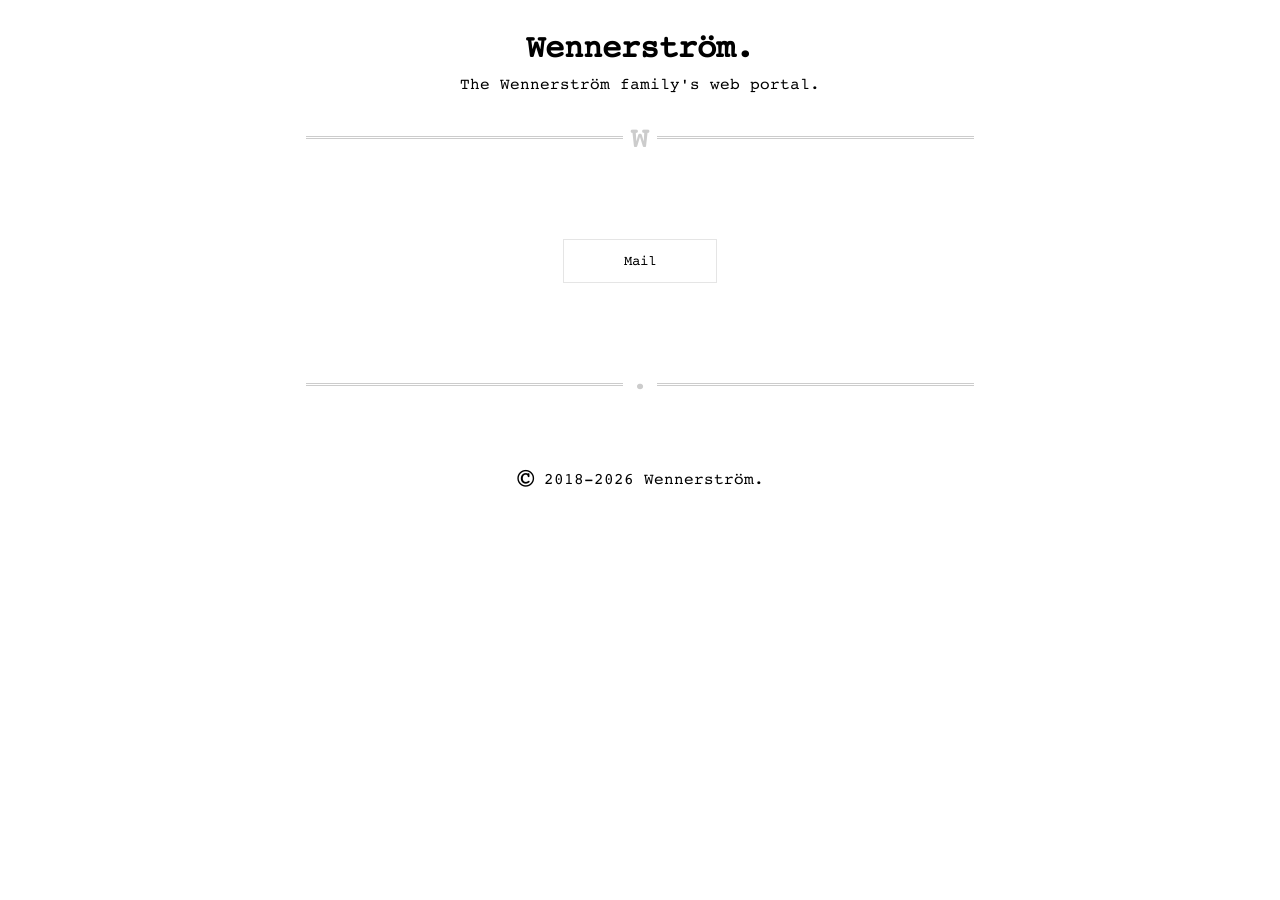
<file: index.html>
<!DOCTYPE html>
<html lang="en">
	<head>
		<meta charset="UTF-8">
		<meta name="viewport" content="width=device-width, initial-scale=1, user-scalable=yes">
		<link rel="shortcut icon" href="favicon.ico" />
		<link rel="icon" type="image/png" href="assets/images/favicon-wennerstrom.png" />
		<link href="assets/stylesheets/wennerstrom.css" rel="stylesheet">
		<title>Wennerström</title>
	</head>
	<body>
		<header class="center-text">
			<h1>Wennerström.</h1>
			<p>
			The Wennerström family's web portal.
			</p>
		</header>

		<main>
		<hr class="with-w">

		<section>
			<article class="center-text">
				<ul class="service-list">
					<li>
						<a href="https://app.fastmail.com/">Mail</a>
					</li>
				</ul>
			</article>
		</section>

		<hr class="with-dot">
		</main>

		<footer>
			<address class="center-text">
				<p>
				<span class="large-text">&copy;</span> <script type="text/javascript">document.write("2018-" + new Date().getFullYear());</script> Wennerström.
				</p>
			</address>
		</footer>

	</body>
</html>
</file>
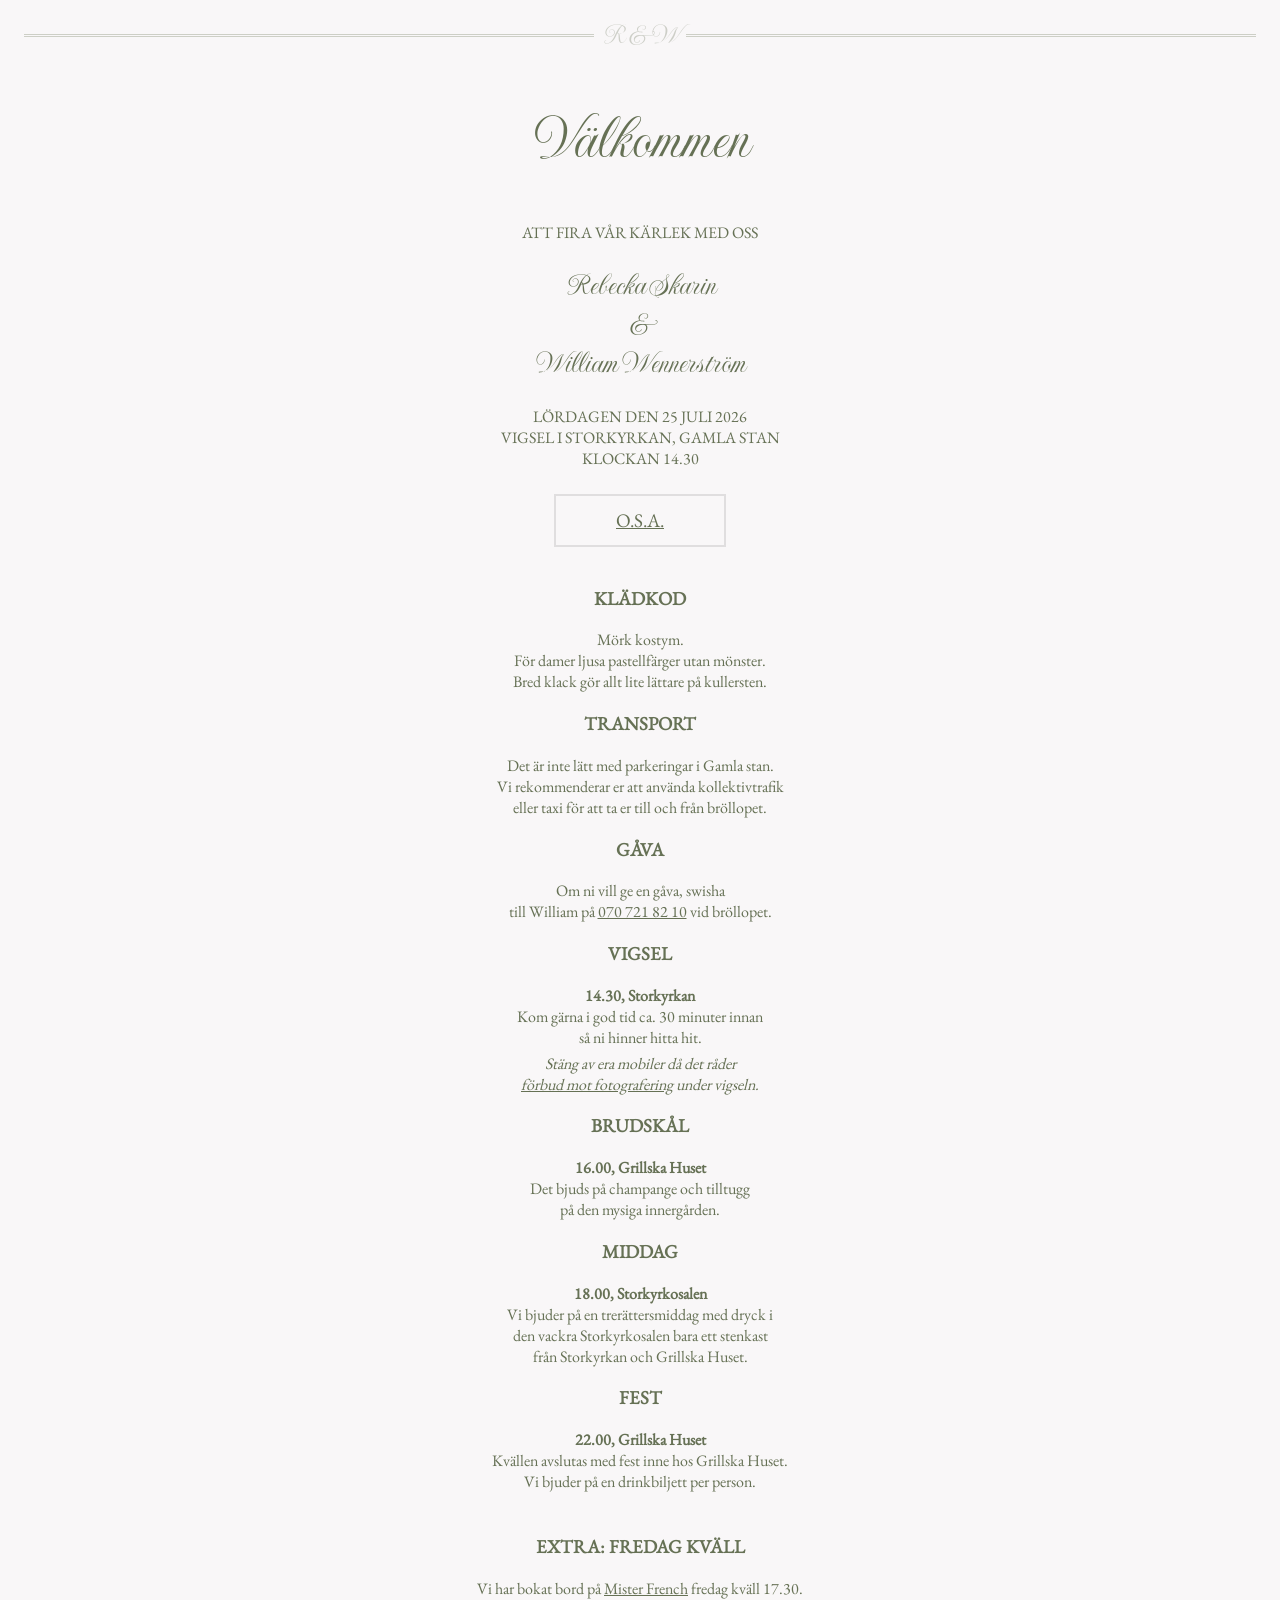
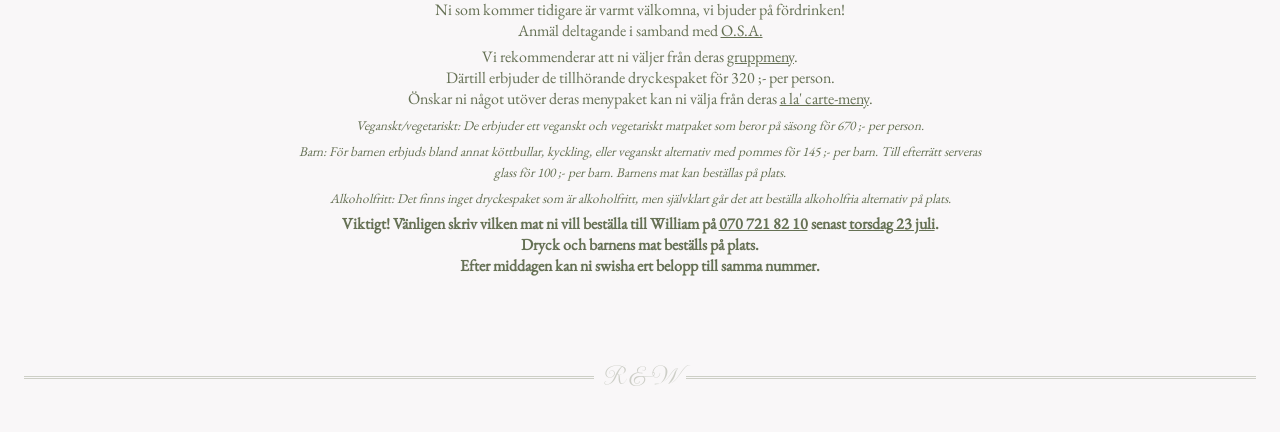
<file: bröllop/index.html>
<!DOCTYPE html>
<html lang="en">
	<head>
		<meta charset="UTF-8">
		<meta name="viewport" content="width=device-width, initial-scale=1, user-scalable=yes">
		<meta name="robots" content="noindex">
		<link rel="shortcut icon" href="../favicon.ico" />
		<link rel="icon" type="image/png" href="../assets/images/favicon-wennerstrom.png" />
		<link href="../assets/stylesheets/brollop.css" rel="stylesheet">
		<title>Bröllop</title>
	</head>
	<body>
		<hr class="with-rw">

		<header class="center-text">
			<h1>Välkommen</h1>
		</header>

		<main>
		<article class="center-text">
			<section>
				<p>
					ATT FIRA VÅR KÄRLEK MED OSS
				</p>
				<br>
				<h2>
					Rebecka Skarin <br>
					& <br>
					William Wennerström
				</h2>
				<br>
				<p>
					LÖRDAGEN DEN 25 JULI 2026 <br>
					VIGSEL I STORKYRKAN, GAMLA STAN <br>
					KLOCKAN 14.30
				</p>
				<ul class="button-group">
					<li>
						<a href="https://forms.gle/a3dtTCR6nH5aLwfN9">O.S.A.</a>
					</li>
				</ul>
			</section>

			<section>
				<h3>KLÄDKOD</h3>
				<p>
					Mörk kostym. <br>
					För damer ljusa pastellfärger utan mönster. <br>
					Bred klack gör allt lite lättare på kullersten.
				</p>
				<h3>TRANSPORT</h3>
				<p>
					Det är inte lätt med parkeringar i Gamla stan.<br>
					Vi rekommenderar er att använda kollektivtrafik<br>
					eller taxi för att ta er till och från bröllopet.
				</p>
				<h3>GÅVA</h3>
				<p>
					Om ni vill ge en gåva, swisha<br>
					till William på <a href="tel:+46707218210">070 721 82 10</a> vid bröllopet.
				</p>
				<h3>VIGSEL</h3>
				<p>
					<b>14.30, Storkyrkan</b><br>
					Kom gärna i god tid ca. 30 minuter innan<br>
					så ni hinner hitta hit.<br>
				</p>
				<p>
					<em>
					Stäng av era mobiler då det råder<br>
					<u>förbud mot fotografering</u> under vigseln.
					</em>
				</p>
				<h3>BRUDSKÅL</h3>
				<p>
					<b>16.00, Grillska Huset</b><br>
					Det bjuds på champange och tilltugg<br>
					på den mysiga innergården.
				</p>
				<h3>MIDDAG</h3>
				<p>
					<b>18.00, Storkyrkosalen</b><br>
					Vi bjuder på en trerättersmiddag med dryck i <br>
					den vackra Storkyrkosalen bara ett stenkast<br>
					från Storkyrkan och Grillska Huset.
				</p>
				<h3>FEST</h3>
				<p>
					<b>22.00, Grillska Huset</b><br>
					Kvällen avslutas med fest inne hos Grillska Huset.<br>
					Vi bjuder på en drinkbiljett per person. 
				</p>
			</section>
			<br>
			<section>
				<h3 id="fredag">EXTRA: FREDAG KVÄLL</h3>
				<p>
					Vi har bokat bord på <a href="https://maps.app.goo.gl/qxL6KZ7dmHV49LiZ6">Mister French</a> fredag kväll 17.30.<br>
					Ni som kommer tidigare är varmt välkomna, vi bjuder på fördrinken!<br>
					Anmäl deltagande i samband med <a href="https://forms.gle/a3dtTCR6nH5aLwfN9">O.S.A.</a>
				</p>
				<p>
					Vi rekommenderar att ni väljer från deras <a href="https://payload.mrfrench.se/media/MRF_Gruppmeny_va%C3%8Cr%202026_A4_V1_converted.pdf">gruppmeny</a>.<br>
					Därtill erbjuder de tillhörande dryckespaket för 320 ;- per person.<br>
					Önskar ni något utöver deras menypaket kan ni välja från deras <a href="https://payload.mrfrench.se/media/MRF%20-%20Summer%20-%20ALC%20-%202026-06-14.pdf">a la' carte-meny</a>.
				</p>
				<p>
				<em>
					<small>
					Veganskt/vegetariskt: De erbjuder ett veganskt och vegetariskt matpaket som beror på säsong för 670 ;- per person.<br>
					</small>
				</em>
				</p>
				<p>
				<em>
					<small>
					Barn: För barnen erbjuds bland annat köttbullar, kyckling, eller veganskt alternativ med pommes för 145 ;- per barn. Till efterrätt serveras glass för 100 ;- per barn. Barnens mat kan beställas på plats.<br>
					</small>
				</em>
				</p>
				<p>
				<em>
					<small>
					Alkoholfritt: Det finns inget dryckespaket som är alkoholfritt, men självklart går det att beställa alkoholfria alternativ på plats.<br>
					</small>
				</em>
				</p>
				<p>
					<b>Viktigt! Vänligen skriv vilken mat ni vill beställa till William på <a href="tel:+46707218210">070 721 82 10</a> senast <u>torsdag 23 juli</u>.<br>
					Dryck och barnens mat beställs på plats.<br>
					Efter middagen kan ni swisha ert belopp till samma nummer.</b>
				</p>
			</section>
		</article>
		</main>

		<hr class="with-rw">
	</body>
</html>
</file>
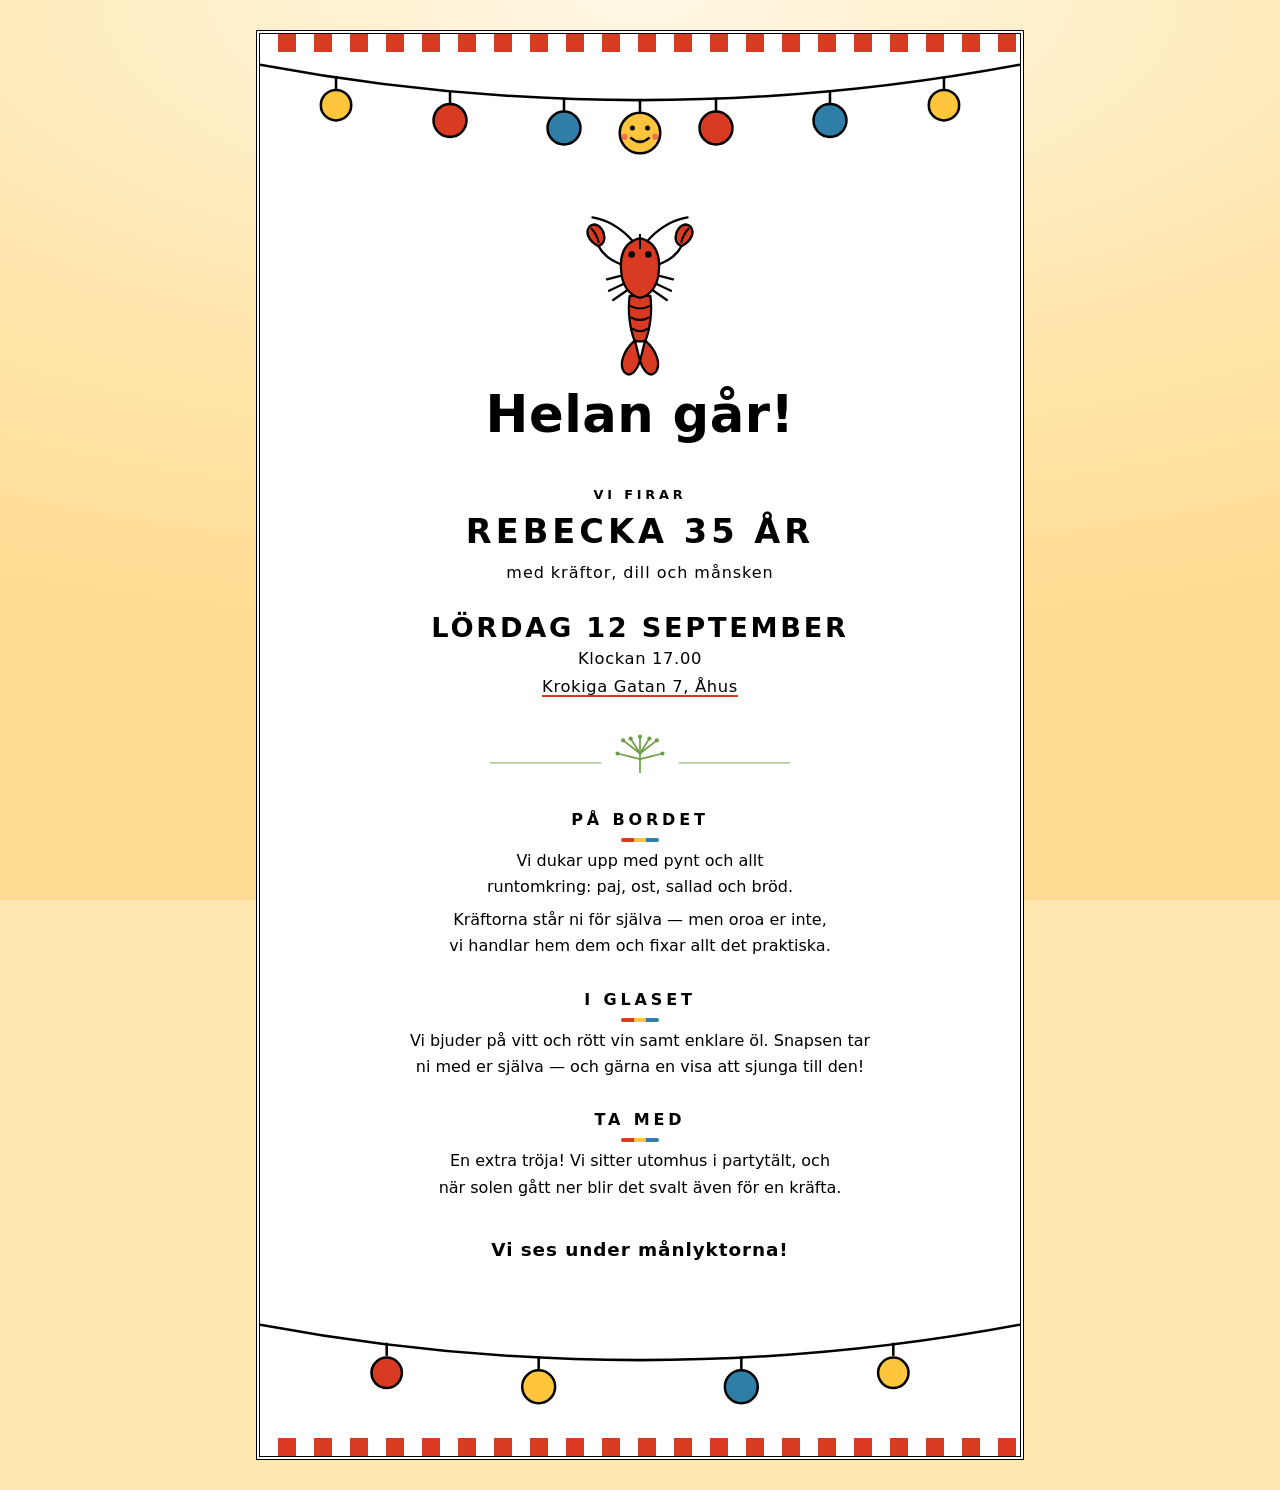
<file: kräftskiva/index.html>
<!DOCTYPE html>
<html lang="sv">
	<head>
		<meta charset="UTF-8">
		<meta name="viewport" content="width=device-width, initial-scale=1, user-scalable=yes">
		<meta name="robots" content="noindex">
		<link rel="shortcut icon" href="../favicon.ico" />
		<link rel="icon" type="image/png" href="../assets/images/favicon-wennerstrom.png" />
		<link href="../assets/stylesheets/kraftskiva.css" rel="stylesheet">
		<title>Kräftskiva</title>

		<!-- Förhandsvisning när länken delas i Messenger, Signal, WhatsApp m.fl. -->
		<meta property="og:type" content="website">
		<meta property="og:site_name" content="Wennerström">
		<meta property="og:locale" content="sv_SE">
		<meta property="og:url" content="https://xn--wennerstrm-mcb.se/kr%C3%A4ftskiva/">
		<meta property="og:title" content="Rebecka 35 år — kräftskiva">
		<meta property="og:description" content="Lördag 12 september kl. 17.00, Krokiga Gatan 7, Åhus. Vi ses under månlyktorna!">
		<meta property="og:image" content="https://xn--wennerstrm-mcb.se/assets/images/kraftskiva-og.jpg?v=1">
		<meta property="og:image:type" content="image/jpeg">
		<meta property="og:image:width" content="2400">
		<meta property="og:image:height" content="1260">
		<meta property="og:image:alt" content="Inbjudan till kräftskiva med en tecknad kräfta">
		<meta name="twitter:card" content="summary_large_image">
	</head>
	<body>
		<div class="frame">
			<div class="checker"></div>

			<svg class="garland" viewBox="0 0 600 100" role="presentation" aria-hidden="true">
				<path d="M0 10 Q 300 66 600 10" fill="none" stroke="var(--ink)" stroke-width="2"/>
				<g stroke="var(--ink)" stroke-width="2" stroke-linecap="round">
					<g>
						<path d="M60 20 L60 29" fill="none"/>
						<circle cx="60" cy="42" r="12" fill="var(--mane)"/>
					</g>
					<g>
						<path d="M150 31 L150 40" fill="none"/>
						<circle cx="150" cy="54" r="13" fill="var(--krafta)"/>
					</g>
					<g>
						<path d="M240 37 L240 46" fill="none"/>
						<circle cx="240" cy="60" r="13" fill="var(--bla)"/>
					</g>
					<g>
						<path d="M300 38 L300 47" fill="none"/>
						<circle cx="300" cy="64" r="16" fill="var(--mane)"/>
						<circle cx="294" cy="60" r="2" fill="var(--ink)" stroke="none"/>
						<circle cx="306" cy="60" r="2" fill="var(--ink)" stroke="none"/>
						<path d="M293 68 Q 300 74 307 68" fill="none" stroke-width="2"/>
						<circle cx="288" cy="67" r="2.4" fill="var(--krafta-ljus)" stroke="none"/>
						<circle cx="312" cy="67" r="2.4" fill="var(--krafta-ljus)" stroke="none"/>
					</g>
					<g>
						<path d="M360 37 L360 46" fill="none"/>
						<circle cx="360" cy="60" r="13" fill="var(--krafta)"/>
					</g>
					<g>
						<path d="M450 31 L450 40" fill="none"/>
						<circle cx="450" cy="54" r="13" fill="var(--bla)"/>
					</g>
					<g>
						<path d="M540 20 L540 29" fill="none"/>
						<circle cx="540" cy="42" r="12" fill="var(--mane)"/>
					</g>
				</g>
			</svg>

			<header class="center-text">
				<svg class="krafta" viewBox="0 0 120 172" role="img" aria-label="Kräfta">
					<g fill="none" stroke="var(--ink)" stroke-width="2.2" stroke-linecap="round" stroke-linejoin="round">
						<path d="M54 34 C 40 18, 26 12, 14 10"/>
						<path d="M66 34 C 80 18, 94 12, 106 10"/>
						<path d="M43 56 C 32 52, 24 46, 20 38"/>
						<path d="M77 56 C 88 52, 96 46, 100 38"/>
						<path d="M44 66 L 28 70"/>
						<path d="M45 74 L 30 81"/>
						<path d="M47 81 L 34 90"/>
						<path d="M76 66 L 92 70"/>
						<path d="M75 74 L 90 81"/>
						<path d="M73 81 L 86 90"/>
					</g>
					<g fill="var(--krafta)" stroke="var(--ink)" stroke-width="2.2" stroke-linejoin="round" stroke-linecap="round">
						<path d="M50 86 C 48 100, 50 118, 55 130 L 65 130 C 70 118, 72 100, 70 86 Z"/>
						<path d="M55 129 C 44 139, 39 152, 45 160 C 51 166, 57 158, 60 149 Z"/>
						<path d="M65 129 C 76 139, 81 152, 75 160 C 69 166, 63 158, 60 149 Z"/>
						<path d="M60 30 C 76 34, 80 48, 78 64 C 77 76, 70 86, 60 88 C 50 86, 43 76, 42 64 C 40 48, 44 34, 60 30 Z"/>
						<path d="M20 38 C 12 34, 6 26, 11 19 C 16 14, 23 19, 25 26 C 27 33, 24 36, 20 38 Z"/>
						<path d="M100 38 C 108 34, 114 26, 109 19 C 104 14, 97 19, 95 26 C 93 33, 96 36, 100 38 Z"/>
					</g>
					<g fill="none" stroke="var(--ink)" stroke-width="2" stroke-linecap="round">
						<path d="M60 40 L 60 27"/>
						<path d="M13 21 C 17 25, 19 30, 20 34"/>
						<path d="M107 21 C 103 25, 101 30, 100 34"/>
						<path d="M51 96 C 56 99, 64 99, 69 96"/>
						<path d="M52 107 C 56 110, 64 110, 68 107"/>
						<path d="M53 118 C 57 121, 63 121, 67 118"/>
					</g>
					<g fill="var(--ink)" stroke="none">
						<circle cx="52" cy="46" r="3.2"/>
						<circle cx="68" cy="46" r="3.2"/>
					</g>
				</svg>
				<h1>Helan går!</h1>
			</header>

			<main>
			<article class="center-text">
				<section>
					<p class="lead">
						Vi firar
					</p>
					<h2>Rebecka 35 år</h2>
					<p class="sub">
						med kräftor, dill och månsken
					</p>
					<p class="datum">
						Lördag 12 september
					</p>
					<p class="detalj">
						Klockan 17.00
					</p>
					<p class="detalj">
						<a href="https://www.google.com/maps/search/?api=1&amp;query=Krokiga+Gatan+7%2C+%C3%85hus">Krokiga Gatan 7, Åhus</a>
					</p>
				</section>

				<svg class="dill" viewBox="0 0 320 52" role="presentation" aria-hidden="true">
					<g fill="none" stroke="currentColor" stroke-width="1.8" stroke-linecap="round">
						<path d="M0 34 L 118 34" opacity="0.5"/>
						<path d="M202 34 L 320 34" opacity="0.5"/>
						<path d="M160 44 L 160 24"/>
						<path d="M160 24 L 142 10"/>
						<path d="M160 24 L 150 8"/>
						<path d="M160 24 L 160 6"/>
						<path d="M160 24 L 170 8"/>
						<path d="M160 24 L 178 10"/>
						<path d="M160 30 L 136 24"/>
						<path d="M160 30 L 184 24"/>
					</g>
					<g fill="currentColor" stroke="none">
						<circle cx="142" cy="10" r="2.2"/>
						<circle cx="150" cy="8" r="2.2"/>
						<circle cx="160" cy="6" r="2.2"/>
						<circle cx="170" cy="8" r="2.2"/>
						<circle cx="178" cy="10" r="2.2"/>
						<circle cx="136" cy="24" r="2.2"/>
						<circle cx="184" cy="24" r="2.2"/>
					</g>
				</svg>

				<section>
					<h3>På bordet</h3>
					<p>
						Vi dukar upp med pynt och allt runtomkring:
						paj, ost, sallad och bröd.
					</p>
					<p>
						Kräftorna står ni för själva — men oroa er inte,
						vi handlar hem dem och fixar allt det praktiska.
					</p>
					<!-- TODO: ska gästerna swisha för kräftorna? I så fall till vem, och hur mycket? -->
					<h3>I glaset</h3>
					<p>
						Vi bjuder på vitt och rött vin samt enklare öl.
						Snapsen tar ni med er själva — och gärna
						en visa att sjunga till den!
					</p>
					<h3>Ta med</h3>
					<p>
						En extra tröja! Vi sitter utomhus i partytält,
						och när solen gått ner blir det svalt
						även för en kräfta.
					</p>
					<p class="avslut">
						Vi ses under månlyktorna!
					</p>
				</section>
			</article>
			</main>

			<svg class="garland" viewBox="0 0 600 100" role="presentation" aria-hidden="true">
				<path d="M0 10 Q 300 66 600 10" fill="none" stroke="var(--ink)" stroke-width="2"/>
				<g stroke="var(--ink)" stroke-width="2" stroke-linecap="round">
					<g>
						<path d="M100 25 L100 34" fill="none"/>
						<circle cx="100" cy="48" r="12" fill="var(--krafta)"/>
					</g>
					<g>
						<path d="M220 36 L220 45" fill="none"/>
						<circle cx="220" cy="59" r="13" fill="var(--mane)"/>
					</g>
					<g>
						<path d="M380 36 L380 45" fill="none"/>
						<circle cx="380" cy="59" r="13" fill="var(--bla)"/>
					</g>
					<g>
						<path d="M500 25 L500 34" fill="none"/>
						<circle cx="500" cy="48" r="12" fill="var(--mane)"/>
					</g>
				</g>
			</svg>

			<div class="checker"></div>
		</div>
	</body>
</html>
</file>
<file: assets/stylesheets/wennerstrom.css>
@font-face {
	font-family: 'CourierCodeRoman';
	src: url('../fonts/CourierCode-Roman.ttf') format('truetype');
	font-weight: normal;
	font-style: normal;
}

@font-face {
	font-family: 'CourierCodeBold';
	src: url('../fonts/CourierCode-Bold.ttf') format('truetype');
	font-weight: normal;
	font-style: normal;
}

body {
	padding-top: 10px;
	background-color: #fff;
}

.center-text {
	padding-top: 10px;
	text-align: center;
}

header {
	padding-bottom: 20px;
}

ul.service-list {
	list-style: none;
	padding: 0;
	margin: 0;
	width: 200px;
	display: inline-block;
}

ul.service-list li a:not(:last-child) {
	border-bottom: none;
}

ul.service-list li a {
	background-color: #fff;
	font-size: 0.9em;
	display: inline-block;
	border: 1px solid rgba(0, 0, 0, 0.1);
	padding: 12px 60px;
}

hr {
	overflow: visible;
	padding: 0; 
	border: none; 
	border-top: medium double #ccc; 
	text-align: center; 
	margin: 16px;
}

hr.with-w:after {
	content: "W";
	position: relative;
	top: -0.7em; 
	font-size: 1.9em; 
	color: #ccc;
	font-family: 'CourierCodeBold', monospace;
}

hr.with-dot:after {
	content: ".";
	position: relative;
	top: -0.85em; 
	font-size: 1.9em; 
	color: #ccc;
	font-family: 'CourierCodeBold', monospace;
}

hr:after { 
	display: inline-block; 
	padding: 0 0.25em; 
	background: white; 
}

span.large-text {
	display: inline-block; 
	position: relative; 
	top: 0.13em;
	font-size: 1.8em;
}

main {
	max-width: 700px;
	margin-left: auto;
	margin-right: auto
}

article {
	margin-top: 50px;
	margin-bottom: 100px;
}

address {
	font-style: normal;
}

h2 {
	text-decoration: underline;
}

h1, h2 {
	margin: 0;
}

h1, h2, h3, p, a, small, hr {
	font-family: 'CourierCodeRoman', monospace;
}

p {
	margin: 5px;
}

a {
	text-decoration: none;
	color: #000;
}

a:hover {
	color: #aaa;
}
</file>
<file: assets/stylesheets/brollop.css>
@font-face {
	font-family: 'ImperialScriptRegular';
	src: url('../fonts/ImperialScript-Regular.ttf') format('truetype');
	font-weight: normal;
	font-style: normal;
}

@font-face {
	font-family: 'EBGaramondRegular';
	src: url('../fonts/EBGaramond-Regular.ttf') format('truetype');
	font-weight: normal;
	font-style: normal;
}

body {
	padding-top: 10px;
	background-color: rgb(249, 247, 248);
}

.center-text {
	padding-top: 10px;
	text-align: center;
}

header {
	padding-bottom: 20px;
}

ul.button-group {
	list-style: none;
	padding: 0;
	margin: 20px;
	width: 200px;
	display: inline-block;
}

ul.button-group li a:not(:last-child) {
	border-bottom: none;
}

ul.button-group li a {
	font-size: 1.2em;
	display: inline-block;
	border: 2px solid rgba(0, 0, 0, 0.1);
	padding: 12px 60px;
}

hr {
	overflow: visible;
	padding: 0; 
	border: none; 
	border-top: medium double rgba(102, 113, 85, 0.3);
	text-align: center; 
	margin: 16px;
}

hr.with-rw:after {
	content: "R & W";
	position: relative;
	top: -0.7em;
	font-size: 1.9em;
	color: rgba(102, 113, 85, 0.3);
	font-family: 'ImperialScriptRegular', serif;
}

hr:after { 
	display: inline-block; 
	padding: 0 0.25em; 
	background-color: rgb(249, 247, 248);
}

main {
	max-width: 700px;
	margin-left: auto;
	margin-right: auto
}

article {
	margin-top: 10px;
	margin-bottom: 100px;
}

h1, h2 {
	margin: 0;
	font-family: 'ImperialScriptRegular', serif;
	font-weight: normal;
}

h1 {
	font-size: 4em;
}

h2 {
	font-size: 2em;
}

h3, p, a, small, hr {
	font-family: 'EBGaramondRegular', monospace;
}

p {
	margin: 5px;
}

a {
	text-decoration: underline;
	white-space:nowrap;
}

a:hover {
	color: rgba(102, 113, 85, 0.5);
}

h1, h2, h3, p, a, small, hr {
	color: rgb(102, 113, 85);
}
</file>
<file: assets/stylesheets/kraftskiva.css>
:root {
	--vit: #FFFFFF;
	--glow: #FFF7E4;
	--paper: #FFE7B0;
	--paper-deep: #FFDC93;
	--ink: #000000;
	--krafta: #D93A22;
	--krafta-ljus: #F0714F;
	--mane: #FFC53D;
	--bla: #2F7EA8;
	--dill: #6B9E45;
	--sans: "Trebuchet MS", "Segoe UI", system-ui, -apple-system, "Helvetica Neue", Arial, "Noto Sans", sans-serif;
}

html, body {
	margin: 0;
	padding: 0;
}

body {
	min-height: 100vh;
	background-color: var(--paper);
	background-image: radial-gradient(ellipse 120% 70% at 50% 0%, var(--glow) 0%, var(--paper) 55%, var(--paper-deep) 100%);
	background-repeat: no-repeat;
	background-attachment: fixed;
	padding: 30px 20px;
	box-sizing: border-box;
	font-family: var(--sans);
	color: var(--ink);
}

/* Ram runt hela inbjudan. */
.frame {
	max-width: 760px;
	margin: 0 auto;
	background-color: var(--vit);
	border: 4px double var(--ink);
	overflow: hidden;
}

.center-text {
	padding-top: 10px;
	text-align: center;
}

/* Rutig duk, som på kräftskivebordet. */
.checker {
	height: 18px;
	background-image: repeating-conic-gradient(var(--krafta) 0% 25%, var(--vit) 0% 50%);
	background-size: 36px 36px;
}

/* Lyktslinga. */
.garland {
	display: block;
	width: 100%;
	margin: 0 auto;
}

/* Kräftan i sidhuvudet. */
.krafta {
	display: block;
	width: 124px;
	max-width: 42vw;
	height: auto;
	margin: 18px auto 4px;
}

/* Dillkrona mellan avsnitten. */
.dill {
	display: block;
	width: 100%;
	max-width: 300px;
	margin: 30px auto 22px;
	color: var(--dill);
}

header {
	padding-bottom: 4px;
}

main {
	max-width: 640px;
	margin-left: auto;
	margin-right: auto;
	padding: 0 18px;
	box-sizing: border-box;
}

article {
	margin-top: 6px;
	margin-bottom: 46px;
}

h1 {
	margin: 0;
	font-size: 3.2em;
	font-weight: 700;
	letter-spacing: 0.01em;
	line-height: 1.05;
}

h2 {
	margin: 0;
	font-size: 2.1em;
	font-weight: 700;
	letter-spacing: 0.12em;
	text-transform: uppercase;
	line-height: 1.15;
}

h3 {
	margin-top: 30px;
	margin-bottom: 6px;
	font-size: 1em;
	font-weight: 700;
	letter-spacing: 0.24em;
	text-transform: uppercase;
}

/* Liten trefärgad rad under varje rubrik. */
h3:after {
	content: "";
	display: block;
	width: 38px;
	height: 4px;
	margin: 9px auto 0;
	border-radius: 2px;
	background-image: linear-gradient(90deg, var(--krafta) 0 33%, var(--mane) 33% 66%, var(--bla) 66% 100%);
}

p {
	margin: 6px auto;
	max-width: 46ch;
	line-height: 1.65;
	text-wrap: balance;
}

.lead {
	letter-spacing: 0.3em;
	font-size: 0.8em;
	text-transform: uppercase;
	font-weight: 700;
	margin-top: 22px;
	margin-bottom: 8px;
}

.sub {
	letter-spacing: 0.06em;
	font-size: 1em;
	margin-top: 8px;
	margin-bottom: 26px;
}

/* Datumblocket. */
.datum {
	font-size: 1.7em;
	font-weight: 700;
	letter-spacing: 0.1em;
	text-transform: uppercase;
	margin-bottom: 2px;
	line-height: 1.15;
}

.detalj {
	font-size: 1.02em;
	letter-spacing: 0.04em;
	margin-top: 2px;
	margin-bottom: 2px;
}

/* Avslutande hälsning. */
.avslut {
	margin-top: 34px;
	font-size: 1.15em;
	font-weight: 700;
	letter-spacing: 0.05em;
}

h1, h2, h3, p, a, small, li {
	color: var(--ink);
}

a {
	text-decoration: underline;
	text-decoration-color: var(--krafta);
	text-decoration-thickness: 2px;
	text-underline-offset: 3px;
}

a:hover {
	color: var(--krafta);
}

@media (max-width: 420px) {
	body {
		padding: 14px 10px;
	}

	h1 {
		font-size: 2.3em;
	}

	h2 {
		font-size: 1.5em;
	}

	.datum {
		font-size: 1.35em;
	}
}
</file>
